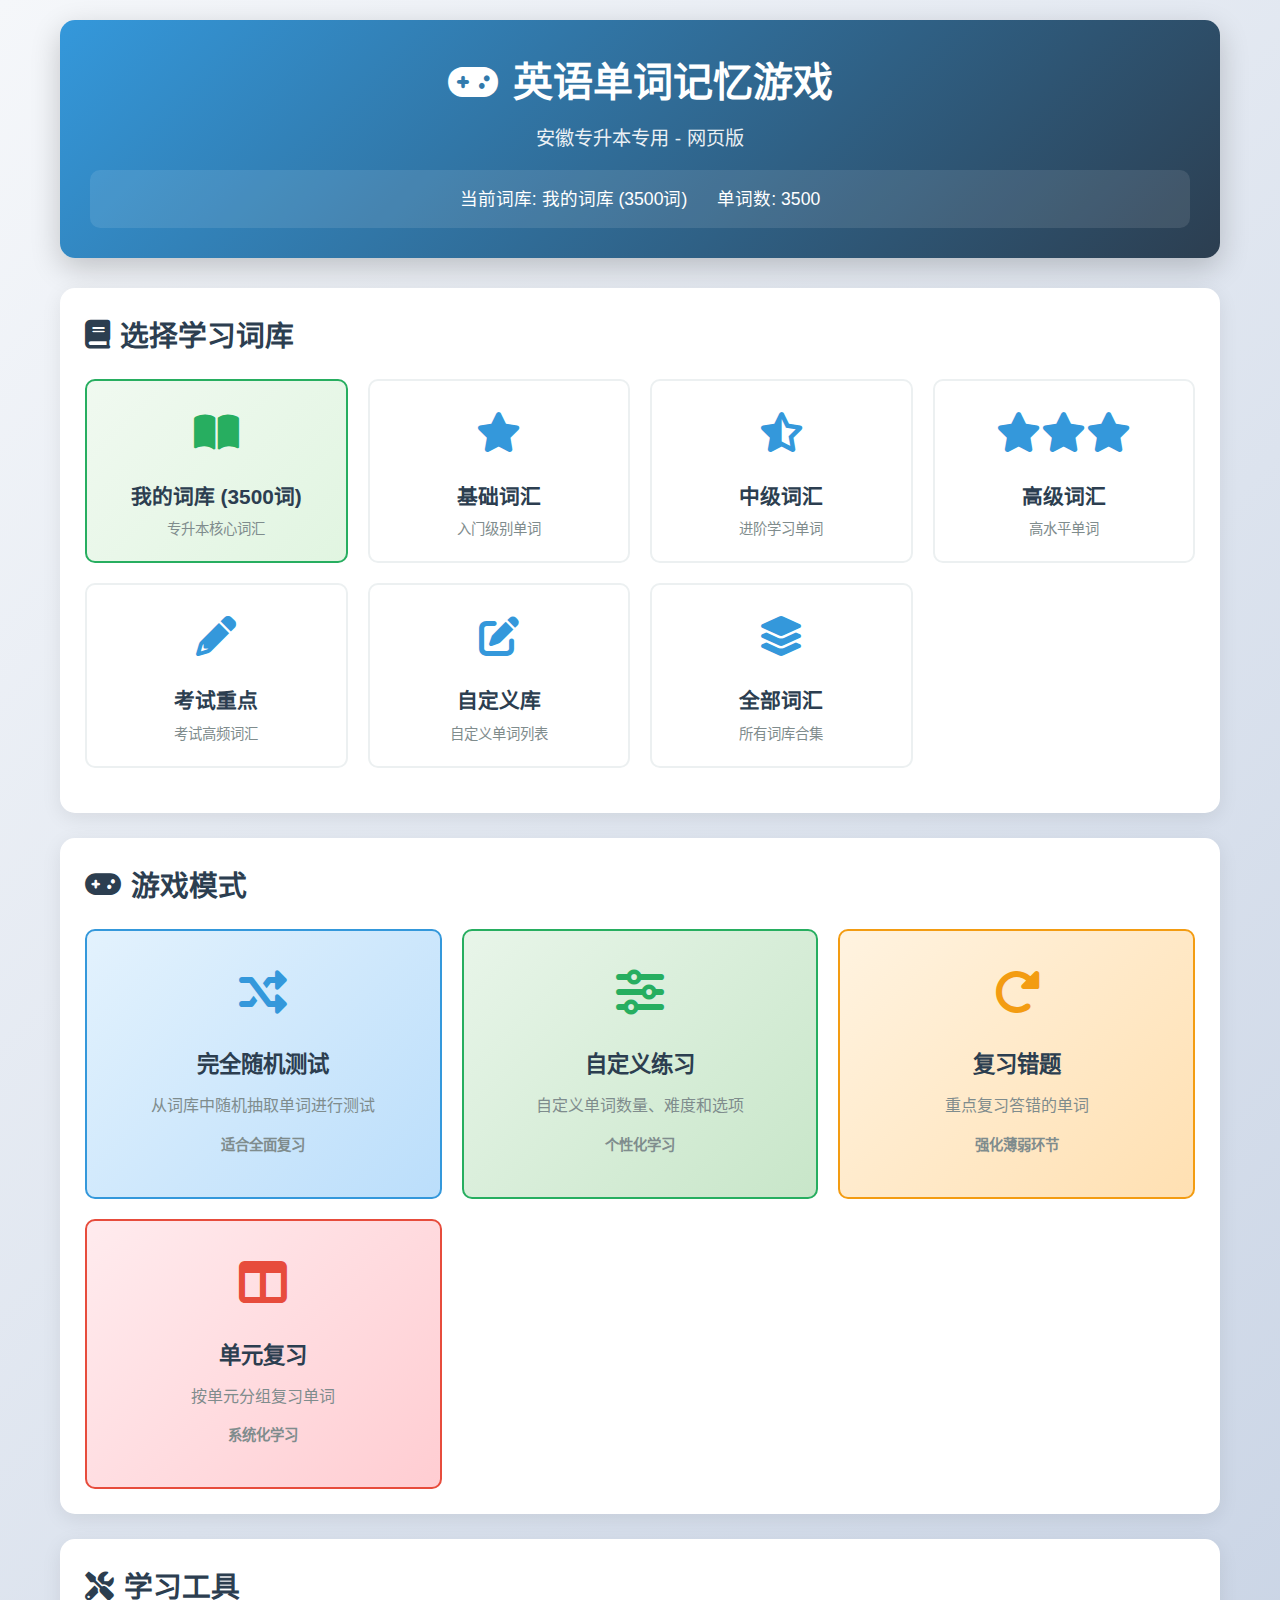
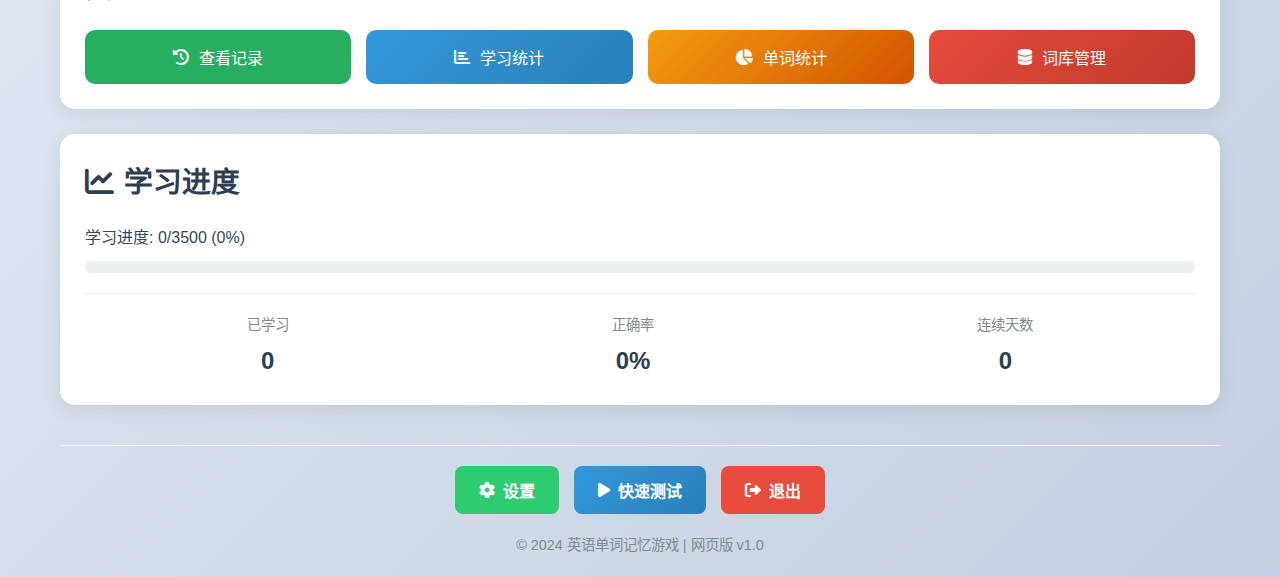
<file: index.html>
<!DOCTYPE html>
<html lang="zh-CN">
<head>
    <meta charset="UTF-8">
    <meta name="viewport" content="width=device-width, initial-scale=1.0">
    <title>英语单词记忆游戏 - 网页版</title>
    <link rel="stylesheet" href="style.css">
    <link rel="stylesheet" href="https://cdnjs.cloudflare.com/ajax/libs/font-awesome/6.0.0/css/all.min.css">
</head>
<body>
    <div class="container">
        <!-- 标题区 -->
        <header class="main-header">
            <div class="header-content">
                <h1><i class="fas fa-gamepad"></i> 英语单词记忆游戏</h1>
                <p class="subtitle">安徽专升本专用 - 网页版</p>
                <div class="current-bank">
                    <span id="currentBankDisplay">当前词库: 我的词库 (3500词)</span>
                    <span id="wordCountDisplay">单词数: 3500</span>
                </div>
            </div>
        </header>

        <main class="main-content">
            <!-- 词库选择区 -->
            <section class="card">
                <h2><i class="fas fa-book"></i> 选择学习词库</h2>
                <div class="bank-selection">
                    <div class="bank-grid">
                        <div class="bank-card active" data-bank="words.txt" onclick="selectBank('words.txt')">
                            <div class="bank-icon">
                                <i class="fas fa-book-open"></i>
                            </div>
                            <div class="bank-info">
                                <h3>我的词库 (3500词)</h3>
                                <p>专升本核心词汇</p>
                            </div>
                        </div>

                        <div class="bank-card" data-bank="words_basic.txt" onclick="selectBank('words_basic.txt')">
                            <div class="bank-icon">
                                <i class="fas fa-star"></i>
                            </div>
                            <div class="bank-info">
                                <h3>基础词汇</h3>
                                <p>入门级别单词</p>
                            </div>
                        </div>

                        <div class="bank-card" data-bank="words_intermediate.txt" onclick="selectBank('words_intermediate.txt')">
                            <div class="bank-icon">
                                <i class="fas fa-star-half-alt"></i>
                            </div>
                            <div class="bank-info">
                                <h3>中级词汇</h3>
                                <p>进阶学习单词</p>
                            </div>
                        </div>

                        <div class="bank-card" data-bank="words_advanced.txt" onclick="selectBank('words_advanced.txt')">
                            <div class="bank-icon">
                                <i class="fas fa-star"></i><i class="fas fa-star"></i><i class="fas fa-star"></i>
                            </div>
                            <div class="bank-info">
                                <h3>高级词汇</h3>
                                <p>高水平单词</p>
                            </div>
                        </div>

                        <div class="bank-card" data-bank="words_exam.txt" onclick="selectBank('words_exam.txt')">
                            <div class="bank-icon">
                                <i class="fas fa-pencil-alt"></i>
                            </div>
                            <div class="bank-info">
                                <h3>考试重点</h3>
                                <p>考试高频词汇</p>
                            </div>
                        </div>

                        <div class="bank-card" data-bank="words_custom.txt" onclick="selectBank('words_custom.txt')">
                            <div class="bank-icon">
                                <i class="fas fa-edit"></i>
                            </div>
                            <div class="bank-info">
                                <h3>自定义库</h3>
                                <p>自定义单词列表</p>
                            </div>
                        </div>

                        <div class="bank-card" data-bank="all" onclick="selectBank('all')">
                            <div class="bank-icon">
                                <i class="fas fa-layer-group"></i>
                            </div>
                            <div class="bank-info">
                                <h3>全部词汇</h3>
                                <p>所有词库合集</p>
                            </div>
                        </div>
                    </div>
                </div>
            </section>

            <!-- 游戏模式区 -->
            <section class="card">
                <h2><i class="fas fa-gamepad"></i> 游戏模式</h2>
                <div class="game-grid">
                    <div class="game-card primary" onclick="startRandomTest()">
                        <div class="game-icon">
                            <i class="fas fa-random"></i>
                        </div>
                        <h3>完全随机测试</h3>
                        <p>从词库中随机抽取单词进行测试</p>
                        <p class="game-tip">适合全面复习</p>
                    </div>

                    <div class="game-card success" onclick="showCustomPractice()">
                        <div class="game-icon">
                            <i class="fas fa-sliders-h"></i>
                        </div>
                        <h3>自定义练习</h3>
                        <p>自定义单词数量、难度和选项</p>
                        <p class="game-tip">个性化学习</p>
                    </div>

                    <div class="game-card warning" onclick="reviewWrongWords()">
                        <div class="game-icon">
                            <i class="fas fa-redo-alt"></i>
                        </div>
                        <h3>复习错题</h3>
                        <p>重点复习答错的单词</p>
                        <p class="game-tip">强化薄弱环节</p>
                    </div>

                    <div class="game-card danger" onclick="reviewByUnit()">
                        <div class="game-icon">
                            <i class="fas fa-columns"></i>
                        </div>
                        <h3>单元复习</h3>
                        <p>按单元分组复习单词</p>
                        <p class="game-tip">系统化学习</p>
                    </div>
                </div>
            </section>

            <!-- 学习工具区 -->
            <section class="card">
                <h2><i class="fas fa-tools"></i> 学习工具</h2>
                <div class="tools-grid">
                    <button class="tool-btn success" onclick="showRecords()">
                        <i class="fas fa-history"></i> 查看记录
                    </button>
                    <button class="tool-btn" onclick="showStatistics()">
                        <i class="fas fa-chart-bar"></i> 学习统计
                    </button>
                    <button class="tool-btn warning" onclick="showWordStats()">
                        <i class="fas fa-chart-pie"></i> 单词统计
                    </button>
                    <button class="tool-btn danger" onclick="manageWordBanks()">
                        <i class="fas fa-database"></i> 词库管理
                    </button>
                </div>
            </section>

            <!-- 学习进度 -->
            <section class="card">
                <h2><i class="fas fa-chart-line"></i> 学习进度</h2>
                <div class="progress-info">
                    <div>学习进度: <span id="progressText">0/3500 (0%)</span></div>
                    <div class="progress-bar">
                        <div class="progress-fill" id="progressFill"></div>
                    </div>
                    <div class="progress-stats">
                        <div class="stat-item">
                            <span class="stat-label">已学习</span>
                            <span class="stat-value" id="studiedCount">0</span>
                        </div>
                        <div class="stat-item">
                            <span class="stat-label">正确率</span>
                            <span class="stat-value" id="accuracyRate">0%</span>
                        </div>
                        <div class="stat-item">
                            <span class="stat-label">连续天数</span>
                            <span class="stat-value" id="streakDays">0</span>
                        </div>
                    </div>
                </div>
            </section>
        </main>

        <!-- 底部操作栏 -->
        <footer class="footer">
            <div class="footer-buttons">
                <button class="btn btn-secondary" onclick="showSettings()">
                    <i class="fas fa-cog"></i> 设置
                </button>
                <button class="btn btn-primary" onclick="startQuickTest()">
                    <i class="fas fa-play"></i> 快速测试
                </button>
                <button class="btn btn-danger" onclick="quitGame()">
                    <i class="fas fa-sign-out-alt"></i> 退出
                </button>
            </div>
            <p class="copyright">© 2024 英语单词记忆游戏 | 网页版 v1.0</p>
        </footer>
    </div>

    <!-- 游戏设置模态框 -->
    <div id="settingsModal" class="modal">
        <div class="modal-content">
            <h2><i class="fas fa-cog"></i> 游戏设置</h2>
            <div class="setting-item">
                <label>自动跳转延迟（秒）</label>
                <input type="range" id="autoDelay" min="0.5" max="3" step="0.1" value="1.5">
                <span id="delayValue">1.5秒</span>
            </div>
            <div class="setting-item">
                <label>
                    <input type="checkbox" id="soundEffects" checked>
                    启用音效
                </label>
            </div>
            <div class="setting-item">
                <label>
                    <input type="checkbox" id="showHints" checked>
                    显示提示
                </label>
            </div>
            <div class="setting-item">
                <label>
                    <input type="checkbox" id="difficultyAdjust" checked>
                    动态调整难度
                </label>
            </div>
            <div class="modal-buttons">
                <button class="btn btn-primary" onclick="saveSettings()">保存设置</button>
                <button class="btn btn-secondary" onclick="closeModal('settingsModal')">取消</button>
            </div>
        </div>
    </div>

     <!-- 脚本引用 -->
    <script src="data.js"></script>
    <script src="game.js"></script>
    <script>
        // 初始化
        document.addEventListener('DOMContentLoaded', function() {
            console.log('主页面初始化...');
            
            // 初始化数据
            if (typeof dataManager !== 'undefined') {
                dataManager.init();
                console.log('数据管理器初始化成功');
            } else {
                console.error('data.js 未加载成功');
            }
            
            // 初始化游戏引擎
            if (typeof wordGame !== 'undefined') {
                wordGame.init().then(() => {
                    console.log('游戏引擎初始化成功');
                }).catch(error => {
                    console.error('游戏引擎初始化失败:', error);
                });
            } else {
                console.error('game.js 未加载成功');
            }
            
            // 更新界面
            updateUI();
            
            // 设置事件监听
            setupEventListeners();
        });

        // 更新界面
        function updateUI() {
            updateProgress();
            updateBankInfo();
        }

        // 更新进度 - 修复获取 progress.percentage 的问题
        function updateProgress() {
            const progress = dataManager.getProgress();
            
            // 计算百分比
            const percentage = progress.total > 0 ? 
                ((progress.studied / progress.total) * 100).toFixed(1) : 0;
            
            document.getElementById('progressText').textContent = 
                `${progress.studied}/${progress.total} (${percentage}%)`;
            document.getElementById('progressFill').style.width = `${percentage}%`;
            
            document.getElementById('studiedCount').textContent = progress.studied;
            document.getElementById('accuracyRate').textContent = progress.accuracy + '%';
            document.getElementById('streakDays').textContent = progress.streak;
        }

        // 更新词库信息
        function updateBankInfo() {
            const currentBank = dataManager.getCurrentBank();
            document.getElementById('currentBankDisplay').textContent = 
                `当前词库: ${currentBank.name}`;
            document.getElementById('wordCountDisplay').textContent = 
                `单词数: ${currentBank.count}`;
        }

        // 选择词库
        function selectBank(bankFile) {
            // 更新选中状态
            document.querySelectorAll('.bank-card').forEach(card => {
                card.classList.remove('active');
            });
            event.currentTarget.classList.add('active');
            
            // 保存选择
            dataManager.setCurrentBank(bankFile);
            updateBankInfo();
        }

        // ========== 游戏功能（统一调用 game.js 引擎） ==========
        
        // 完全随机测试
        function startRandomTest() {
            console.log('开始完全随机测试');
            
            if (typeof wordGame !== 'undefined' && wordGame.startRandomTest) {
                // 调用游戏引擎
                wordGame.startRandomTest(20);
            } else {
                // 备用方案：跳转到游戏页面
                console.warn('游戏引擎未就绪，使用备用方案');
                window.location.href = 'game.html?mode=random&count=20';
            }
        }

        // 自定义练习
        function showCustomPractice() {
            const count = prompt('请输入测试单词数量 (10-100):', '20');
            if (count && count >= 10 && count <= 100) {
                if (typeof wordGame !== 'undefined' && wordGame.startCustomPractice) {
                    // 调用游戏引擎的自定义练习
                    const settings = {
                        wordCount: parseInt(count),
                        difficulty: 0, // 0表示所有难度
                        options: 4,
                        randomMode: true
                    };
                    wordGame.startCustomPractice(settings);
                } else {
                    // 备用方案
                    window.location.href = `game.html?mode=custom&count=${count}`;
                }
            }
        }

        // 复习错题
        function reviewWrongWords() {
            console.log('复习错题');
            
            if (typeof wordGame !== 'undefined' && wordGame.reviewWrongWords) {
                wordGame.reviewWrongWords();
            } else {
                // 备用方案
                if (confirm('确定要复习错题吗？')) {
                    window.location.href = 'game.html?mode=review';
                }
            }
        }

        // 单元复习
        function reviewByUnit() {
            const unit = prompt('请输入单元编号 (1-10):', '1');
            if (unit && unit >= 1 && unit <= 10) {
                if (typeof wordGame !== 'undefined' && wordGame.reviewByUnit) {
                    wordGame.reviewByUnit(parseInt(unit));
                } else {
                    // 备用方案
                    window.location.href = `game.html?mode=unit&unit=${unit}`;
                }
            }
        }

        // 显示记录
        function showRecords() {
            if (typeof wordGame !== 'undefined' && wordGame.showRecords) {
                wordGame.showRecords();
            } else {
                alert('游戏记录功能将在完整版中实现！\n当前显示示例记录。');
            }
        }

        // 显示统计
        function showStatistics() {
            if (typeof wordGame !== 'undefined' && wordGame.showStatistics) {
                wordGame.showStatistics();
            } else {
                alert('学习统计功能将在完整版中实现！');
            }
        }

        // 显示单词统计
        function showWordStats() {
            if (typeof wordGame !== 'undefined' && wordGame.showWordStats) {
                wordGame.showWordStats();
            } else {
                alert('单词统计功能将在完整版中实现！');
            }
        }

        // 词库管理
        function manageWordBanks() {
            window.open('converter.html', '_blank');
        }

        // 快速测试
        function startQuickTest() {
            console.log('开始快速测试');
            
            if (typeof wordGame !== 'undefined' && wordGame.startRandomTest) {
                wordGame.startRandomTest(10);
            } else {
                window.location.href = 'game.html?mode=quick&count=10';
            }
        }

        // ========== 设置相关（保持不变） ==========
        
        function showSettings() {
            document.getElementById('settingsModal').style.display = 'block';
            loadSettings();
        }

        function closeModal(modalId) {
            document.getElementById(modalId).style.display = 'none';
        }

        function loadSettings() {
            const config = dataManager.getConfig();
            document.getElementById('autoDelay').value = config.autoDelay;
            document.getElementById('delayValue').textContent = config.autoDelay + '秒';
            document.getElementById('soundEffects').checked = config.soundEffects;
            document.getElementById('showHints').checked = config.showHints;
            document.getElementById('difficultyAdjust').checked = config.difficultyAdjust;
        }

        function saveSettings() {
            const config = {
                autoDelay: parseFloat(document.getElementById('autoDelay').value),
                soundEffects: document.getElementById('soundEffects').checked,
                showHints: document.getElementById('showHints').checked,
                difficultyAdjust: document.getElementById('difficultyAdjust').checked
            };
            
            dataManager.saveConfig(config);
            alert('设置已保存！');
            closeModal('settingsModal');
        }

        function quitGame() {
            if (confirm('确定要退出游戏吗？\n您的学习进度会自动保存。')) {
                dataManager.saveAll();
                alert('感谢使用英语单词记忆游戏！\n祝您学习进步，考试顺利！');
            }
        }

        // 事件监听
        function setupEventListeners() {
            // 设置滑块
            const delaySlider = document.getElementById('autoDelay');
            const delayValue = document.getElementById('delayValue');
            if (delaySlider && delayValue) {
                delaySlider.addEventListener('input', function() {
                    delayValue.textContent = this.value + '秒';
                });
            }
            
            // 点击外部关闭模态框
            window.onclick = function(event) {
                if (event.target.classList.contains('modal')) {
                    event.target.style.display = 'none';
                }
            }
        }
        
        // ========== 全局错误处理 ==========
        window.addEventListener('error', function(event) {
            console.error('页面发生错误:', event.error);
        });

    </script>
</body>
</html>
</file>
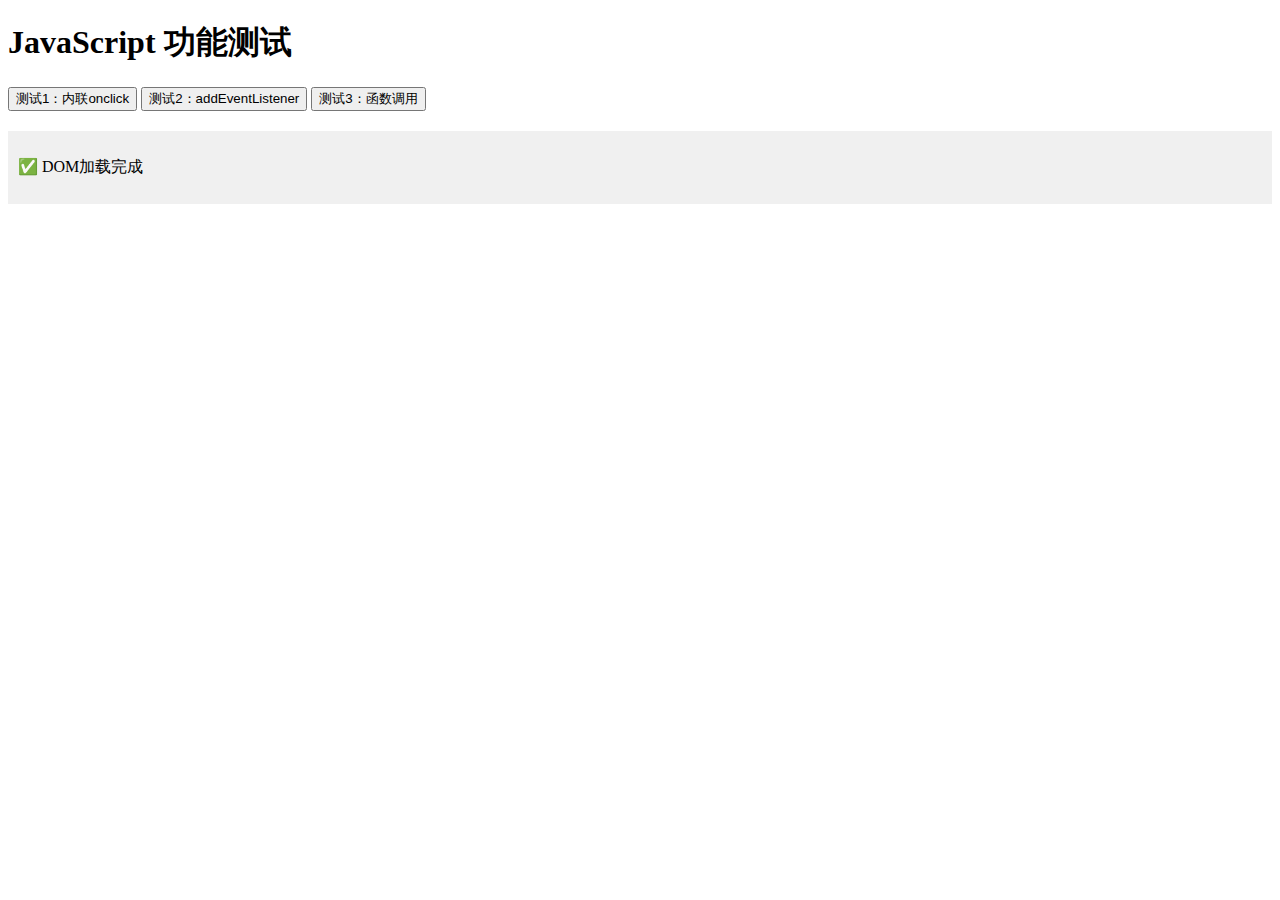
<file: debug.html>
<!DOCTYPE html>
<html>
<head>
    <title>JavaScript 诊断</title>
</head>
<body>
    <h1>JavaScript 功能测试</h1>
    
    <button onclick="alert('内联onclick测试')">测试1：内联onclick</button>
    <button id="test2">测试2：addEventListener</button>
    <button onclick="testFunction()">测试3：函数调用</button>
    
    <div id="output" style="margin-top:20px; padding:10px; background:#f0f0f0;"></div>
    
    <script>
        // 测试 addEventListener
        document.getElementById('test2').addEventListener('click', function() {
            alert('addEventListener 正常工作');
        });
        
        // 测试函数调用
        function testFunction() {
            alert('JavaScript 函数调用正常');
        }
        
        // 基础测试
        document.addEventListener('DOMContentLoaded', function() {
            document.getElementById('output').innerHTML += '<p>✅ DOM加载完成</p>';
            console.log('Debug page: DOM loaded');
        });
        
        // 测试是否能访问外部文件
        try {
            // 测试 data.js 是否加载
            if (typeof dataManager !== 'undefined') {
                document.getElementById('output').innerHTML += '<p>✅ data.js 已加载</p>';
            }
        } catch (e) {
            document.getElementById('output').innerHTML += '<p>❌ data.js 未加载: ' + e.message + '</p>';
        }
        
        console.log('=== 诊断信息 ===');
        console.log('浏览器:', navigator.userAgent);
        console.log('页面URL:', window.location.href);
    </script>
</body>
</html>
</file>
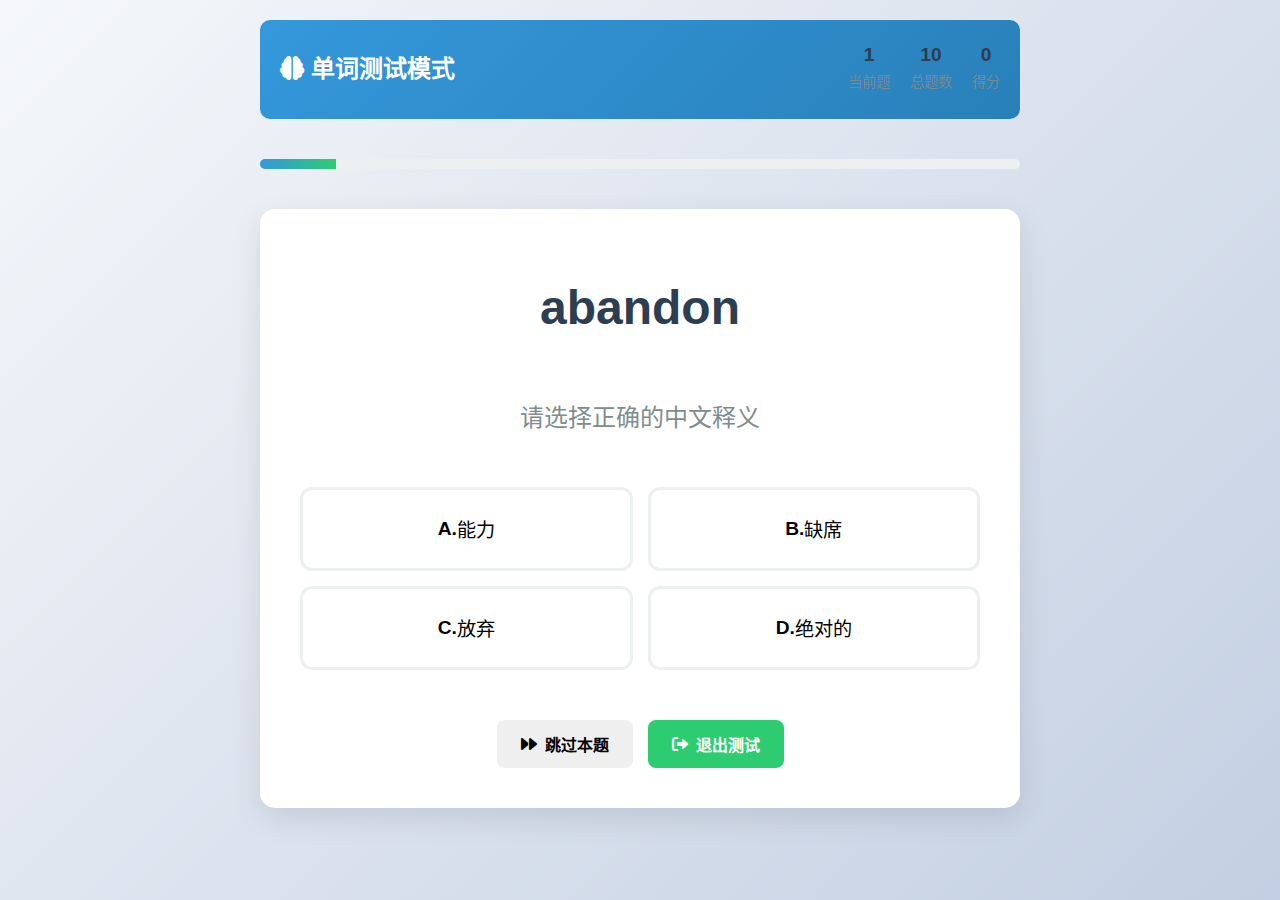
<file: game.html>
<!DOCTYPE html>
<html lang="zh-CN">
<head>
    <meta charset="UTF-8">
    <meta name="viewport" content="width=device-width, initial-scale=1.0">
    <title>单词测试 - 英语单词记忆游戏</title>
    <link rel="stylesheet" href="style.css">
    <link rel="stylesheet" href="https://cdnjs.cloudflare.com/ajax/libs/font-awesome/6.0.0/css/all.min.css">
    <style>
        /* 游戏页面专用样式 */
        .game-container {
            max-width: 800px;
            margin: 0 auto;
            padding: 20px;
            min-height: 100vh;
            display: flex;
            flex-direction: column;
        }

        .game-header {
            display: flex;
            justify-content: space-between;
            align-items: center;
            padding: 20px;
            background: linear-gradient(135deg, #3498db 0%, #2980b9 100%);
            color: white;
            border-radius: 10px;
            margin-bottom: 20px;
        }

        .game-title {
            font-size: 1.5rem;
            font-weight: bold;
        }

        .game-stats {
            display: flex;
            gap: 20px;
        }

        .stat-item {
            text-align: center;
        }

        .stat-value {
            font-size: 1.2rem;
            font-weight: bold;
            display: block;
        }

        .stat-label {
            font-size: 0.9rem;
            opacity: 0.9;
        }

        .word-display {
            background: white;
            border-radius: 15px;
            padding: 40px;
            text-align: center;
            margin: 20px 0;
            box-shadow: 0 10px 30px rgba(0,0,0,0.1);
            flex: 1;
            display: flex;
            flex-direction: column;
            justify-content: center;
        }

        .word-english {
            font-size: 3rem;
            font-weight: bold;
            color: #2c3e50;
            margin-bottom: 30px;
            min-height: 120px;
            display: flex;
            align-items: center;
            justify-content: center;
        }

        .word-meaning {
            font-size: 1.5rem;
            color: #7f8c8d;
            margin-bottom: 20px;
        }

        .options-grid {
            display: grid;
            grid-template-columns: repeat(2, 1fr);
            gap: 15px;
            margin: 30px 0;
        }

        @media (max-width: 768px) {
            .options-grid {
                grid-template-columns: 1fr;
            }
            .word-english {
                font-size: 2.5rem;
            }
        }

        .option-btn {
            padding: 25px 20px;
            background: white;
            border: 3px solid #ecf0f1;
            border-radius: 12px;
            font-size: 1.2rem;
            cursor: pointer;
            transition: all 0.3s ease;
            text-align: center;
            min-height: 80px;
            display: flex;
            align-items: center;
            justify-content: center;
        }

        .option-btn:hover {
            border-color: #3498db;
            transform: translateY(-3px);
            box-shadow: 0 5px 15px rgba(52, 152, 219, 0.2);
        }

        .option-btn.correct {
            background: linear-gradient(135deg, #d4edda 0%, #c3e6cb 100%);
            border-color: #27ae60;
            color: #155724;
            animation: pulse 0.5s ease;
        }

        .option-btn.wrong {
            background: linear-gradient(135deg, #f8d7da 0%, #f5c6cb 100%);
            border-color: #e74c3c;
            color: #721c24;
            animation: shake 0.5s ease;
        }

        .game-controls {
            display: flex;
            gap: 15px;
            justify-content: center;
            margin-top: 20px;
        }

        .feedback-message {
            text-align: center;
            padding: 15px;
            margin: 20px 0;
            border-radius: 10px;
            font-size: 1.1rem;
            font-weight: bold;
            animation: fadeIn 0.3s ease;
        }

        .feedback-correct {
            background: #d4edda;
            color: #155724;
            border: 2px solid #c3e6cb;
        }

        .feedback-wrong {
            background: #f8d7da;
            color: #721c24;
            border: 2px solid #f5c6cb;
        }

        .progress-bar-container {
            margin: 20px 0;
            background: #ecf0f1;
            border-radius: 10px;
            height: 10px;
            overflow: hidden;
        }

        .progress-bar-fill {
            height: 100%;
            background: linear-gradient(90deg, #3498db 0%, #2ecc71 100%);
            width: 0%;
            transition: width 0.5s ease;
        }

        @keyframes pulse {
            0%, 100% { transform: scale(1); }
            50% { transform: scale(1.05); }
        }

        @keyframes shake {
            0%, 100% { transform: translateX(0); }
            25% { transform: translateX(-5px); }
            75% { transform: translateX(5px); }
        }

        @keyframes fadeIn {
            from { opacity: 0; transform: translateY(-10px); }
            to { opacity: 1; transform: translateY(0); }
        }

        .result-screen {
            text-align: center;
            padding: 40px;
            background: white;
            border-radius: 15px;
            box-shadow: 0 10px 30px rgba(0,0,0,0.1);
            margin-top: 20px;
        }

        .result-score {
            font-size: 3rem;
            font-weight: bold;
            color: #3498db;
            margin: 20px 0;
        }

        .result-stats {
            display: grid;
            grid-template-columns: repeat(3, 1fr);
            gap: 20px;
            margin: 30px 0;
        }

        .result-stat {
            text-align: center;
            padding: 20px;
            background: #f8f9fa;
            border-radius: 10px;
        }

        .result-value {
            font-size: 2rem;
            font-weight: bold;
            color: #2c3e50;
            display: block;
        }

        .result-label {
            color: #7f8c8d;
            margin-top: 5px;
            display: block;
        }
    </style>
</head>
<body>
    <div class="game-container">
        <!-- 游戏头部 -->
        <div class="game-header">
            <div class="game-title">
                <i class="fas fa-brain"></i> 单词测试模式
            </div>
            <div class="game-stats">
                <div class="stat-item">
                    <span class="stat-value" id="currentQuestion">1</span>
                    <span class="stat-label">当前题</span>
                </div>
                <div class="stat-item">
                    <span class="stat-value" id="totalQuestions">10</span>
                    <span class="stat-label">总题数</span>
                </div>
                <div class="stat-item">
                    <span class="stat-value" id="gameScore">0</span>
                    <span class="stat-label">得分</span>
                </div>
            </div>
        </div>

        <!-- 进度条 -->
        <div class="progress-bar-container">
            <div class="progress-bar-fill" id="progressBar"></div>
        </div>

        <!-- 问题显示区域 -->
        <div id="questionArea">
            <div class="word-display">
                <div class="word-english" id="wordEnglish">Loading...</div>
                <div class="word-meaning" id="wordHint">请选择正确的中文释义</div>
                
                <div class="options-grid" id="optionsGrid">
                    <!-- 选项将动态生成 -->
                </div>

                <div id="feedbackArea"></div>

                <div class="game-controls">
                    <button class="btn btn-warning" onclick="skipQuestion()">
                        <i class="fas fa-forward"></i> 跳过本题
                    </button>
                    <button class="btn btn-secondary" onclick="exitGame()">
                        <i class="fas fa-sign-out-alt"></i> 退出测试
                    </button>
                </div>
            </div>
        </div>

        <!-- 结果显示区域 (初始隐藏) -->
        <div id="resultArea" style="display: none;">
            <div class="result-screen">
                <h2><i class="fas fa-trophy"></i> 测试完成！</h2>
                <div class="result-score" id="finalScore">0</div>
                
                <div class="result-stats">
                    <div class="result-stat">
                        <span class="result-value" id="resultCorrect">0</span>
                        <span class="result-label">正确题数</span>
                    </div>
                    <div class="result-stat">
                        <span class="result-value" id="resultAccuracy">0%</span>
                        <span class="result-label">正确率</span>
                    </div>
                    <div class="result-stat">
                        <span class="result-value" id="resultTime">0s</span>
                        <span class="result-label">用时</span>
                    </div>
                </div>

                <div style="margin: 30px 0;">
                    <div id="resultMessage" style="font-size: 1.2rem; margin-bottom: 20px;">
                        结果评语加载中...
                    </div>
                </div>

                <div class="game-controls">
                    <button class="btn btn-primary" onclick="restartGame()">
                        <i class="fas fa-redo"></i> 再测一次
                    </button>
                    <button class="btn btn-success" onclick="backToMain()">
                        <i class="fas fa-home"></i> 返回主页
                    </button>
                    <button class="btn btn-info" onclick="reviewWrong()">
                        <i class="fas fa-redo-alt"></i> 复习错题
                    </button>
                </div>
            </div>
        </div>
    </div>

    <!-- 脚本引用 -->
    <script src="data.js"></script>
    <script src="game.js"></script>
    <script>
        // 游戏状态
        let gameState = {
            currentIndex: 0,
            totalQuestions: 10,
            score: 0,
            correctAnswers: 0,
            startTime: null,
            currentWord: null,
            currentOptions: [],
            correctAnswer: '',
            isAnswered: false,
            selectedAnswer: null
        };

        // 初始化游戏
        function initGame() {
            console.log('游戏页面初始化');
            
            // 从URL获取参数
            const urlParams = new URLSearchParams(window.location.search);
            const mode = urlParams.get('mode') || 'random';
            const count = parseInt(urlParams.get('count')) || 10;
            
            // 设置游戏参数
            gameState.totalQuestions = count;
            gameState.startTime = Date.now();
            
            // 更新界面
            document.getElementById('totalQuestions').textContent = gameState.totalQuestions;
            updateProgress();
            
            // 开始第一题
            loadQuestion();
        }

        // 加载问题
        function loadQuestion() {
            if (gameState.currentIndex >= gameState.totalQuestions) {
                endGame();
                return;
            }
            
            gameState.isAnswered = false;
            gameState.selectedAnswer = null;
            
            // 显示问题区域，隐藏结果区域
            document.getElementById('questionArea').style.display = 'block';
            document.getElementById('resultArea').style.display = 'none';
            
            // 模拟获取单词数据（实际应该从游戏引擎获取）
            const sampleWords = [
                { english: 'abandon', chinese: '放弃' },
                { english: 'ability', chinese: '能力' },
                { english: 'about', chinese: '关于' },
                { english: 'above', chinese: '在...上面' },
                { english: 'abroad', chinese: '国外' },
                { english: 'absence', chinese: '缺席' },
                { english: 'absolute', chinese: '绝对的' },
                { english: 'absorb', chinese: '吸收' },
                { english: 'academic', chinese: '学术的' },
                { english: 'accelerate', chinese: '加速' }
            ];
            
            const sampleMeanings = [
                '能力', '放弃', '学术的', '加速',
                '关于', '国外', '缺席', '绝对的',
                '吸收', '在...上面'
            ];
            
            // 随机选择一个单词
            const randomIndex = Math.floor(Math.random() * sampleWords.length);
            gameState.currentWord = sampleWords[randomIndex];
            gameState.correctAnswer = gameState.currentWord.chinese;
            
            // 生成选项（1个正确 + 3个随机错误）
            gameState.currentOptions = [gameState.correctAnswer];
            while (gameState.currentOptions.length < 4) {
                const randomMeaning = sampleMeanings[Math.floor(Math.random() * sampleMeanings.length)];
                if (!gameState.currentOptions.includes(randomMeaning)) {
                    gameState.currentOptions.push(randomMeaning);
                }
            }
            
            // 打乱选项顺序
            gameState.currentOptions = shuffleArray(gameState.currentOptions);
            
            // 更新界面
            updateQuestionDisplay();
            updateProgress();
        }

        // 更新问题显示
        function updateQuestionDisplay() {
            // 更新单词和题号
            document.getElementById('wordEnglish').textContent = gameState.currentWord.english;
            document.getElementById('currentQuestion').textContent = gameState.currentIndex + 1;
            document.getElementById('gameScore').textContent = gameState.score;
            
            // 清空反馈区域
            document.getElementById('feedbackArea').innerHTML = '';
            
            // 生成选项按钮
            const optionsGrid = document.getElementById('optionsGrid');
            optionsGrid.innerHTML = '';
            
            const letters = ['A', 'B', 'C', 'D'];
            gameState.currentOptions.forEach((option, index) => {
                const button = document.createElement('button');
                button.className = 'option-btn';
                button.innerHTML = `<strong>${letters[index]}.</strong> ${option}`;
                button.onclick = () => selectAnswer(option, button);
                optionsGrid.appendChild(button);
            });
        }

        // 选择答案
        function selectAnswer(answer, button) {
            if (gameState.isAnswered) return;
            
            gameState.isAnswered = true;
            gameState.selectedAnswer = answer;
            
            const isCorrect = answer === gameState.correctAnswer;
            
            // 禁用所有选项按钮
            document.querySelectorAll('.option-btn').forEach(btn => {
                btn.disabled = true;
                btn.style.cursor = 'not-allowed';
            });
            
            // 高亮显示正确答案和错误答案
            document.querySelectorAll('.option-btn').forEach(btn => {
                const btnText = btn.textContent.replace(/^[A-D]\.\s*/, '');
                if (btnText === gameState.correctAnswer) {
                    btn.classList.add('correct');
                } else if (btn === button && !isCorrect) {
                    btn.classList.add('wrong');
                }
            });
            
            // 显示反馈
            showFeedback(isCorrect);
            
            // 更新分数和计数
            if (isCorrect) {
                gameState.score += 10;
                gameState.correctAnswers++;
                if (typeof wordGame !== 'undefined') {
                    wordGame.checkAnswer(answer);
                }
            } else {
                gameState.score = Math.max(0, gameState.score - 3);
            }
            
            // 更新分数显示
            document.getElementById('gameScore').textContent = gameState.score;
            
            // 自动进入下一题
            setTimeout(() => {
                gameState.currentIndex++;
                loadQuestion();
            }, 1500); // 1.5秒后自动下一题
        }

        // 显示反馈
        function showFeedback(isCorrect) {
            const feedbackArea = document.getElementById('feedbackArea');
            const message = isCorrect 
                ? '🎉 回答正确！' 
                : `😅 回答错误！正确答案是：${gameState.correctAnswer}`;
            const className = isCorrect ? 'feedback-correct' : 'feedback-wrong';
            
            feedbackArea.innerHTML = `
                <div class="feedback-message ${className}">
                    ${message}
                </div>
            `;
        }

        // 更新进度
        function updateProgress() {
            const progress = ((gameState.currentIndex + 1) / gameState.totalQuestions) * 100;
            document.getElementById('progressBar').style.width = `${progress}%`;
        }

        // 跳过本题
        function skipQuestion() {
            if (gameState.isAnswered) return;
            
            gameState.isAnswered = true;
            gameState.currentIndex++;
            
            // 显示跳过提示
            const feedbackArea = document.getElementById('feedbackArea');
            feedbackArea.innerHTML = `
                <div class="feedback-message" style="background: #f8f9fa; color: #6c757d;">
                    ⏭️ 已跳过本题
                </div>
            `;
            
            // 延迟加载下一题
            setTimeout(() => loadQuestion(), 800);
        }

        // 结束游戏
        function endGame() {
            const timeTaken = Math.floor((Date.now() - gameState.startTime) / 1000);
            const accuracy = (gameState.correctAnswers / gameState.totalQuestions * 100).toFixed(1);
            
            // 隐藏问题区域，显示结果区域
            document.getElementById('questionArea').style.display = 'none';
            document.getElementById('resultArea').style.display = 'block';
            
            // 更新结果统计
            document.getElementById('finalScore').textContent = gameState.score;
            document.getElementById('resultCorrect').textContent = `${gameState.correctAnswers}/${gameState.totalQuestions}`;
            document.getElementById('resultAccuracy').textContent = `${accuracy}%`;
            document.getElementById('resultTime').textContent = `${timeTaken}秒`;
            
            // 显示评语
            const messageArea = document.getElementById('resultMessage');
            let message = '';
            let emoji = '';
            
            if (accuracy >= 90) {
                message = '🎖️ 优秀！你的单词掌握得非常扎实！';
                emoji = '🏆';
            } else if (accuracy >= 80) {
                message = '🌟 良好！继续保持这个学习状态！';
                emoji = '⭐';
            } else if (accuracy >= 70) {
                message = '📚 中等！再多练习几次会更好！';
                emoji = '💪';
            } else if (accuracy >= 60) {
                message = '✏️ 及格！建议加强薄弱单词的复习！';
                emoji = '🔍';
            } else {
                message = '📖 需要加油！从基础单词开始巩固吧！';
                emoji = '🚀';
            }
            
            messageArea.innerHTML = `${emoji} ${message}`;
            
            // 保存游戏记录
            if (typeof dataManager !== 'undefined') {
                const record = {
                    mode: 'random',
                    score: gameState.score,
                    correct: gameState.correctAnswers,
                    total: gameState.totalQuestions,
                    accuracy: parseFloat(accuracy),
                    time: timeTaken,
                    date: new Date().toLocaleString('zh-CN')
                };
                dataManager.saveGameRecord(record);
            }
        }

        // 重新开始
        function restartGame() {
            gameState = {
                currentIndex: 0,
                totalQuestions: 10,
                score: 0,
                correctAnswers: 0,
                startTime: Date.now(),
                currentWord: null,
                currentOptions: [],
                correctAnswer: '',
                isAnswered: false,
                selectedAnswer: null
            };
            
            document.getElementById('gameScore').textContent = '0';
            initGame();
        }

        // 返回主页
        function backToMain() {
            window.location.href = 'index.html';
        }

        // 复习错题
        function reviewWrong() {
            alert('复习错题功能将在完整版中实现！');
        }

        // 退出游戏
        function exitGame() {
            if (confirm('确定要退出测试吗？当前进度将丢失。')) {
                backToMain();
            }
        }

        // 工具函数：打乱数组
        function shuffleArray(array) {
            const shuffled = [...array];
            for (let i = shuffled.length - 1; i > 0; i--) {
                const j = Math.floor(Math.random() * (i + 1));
                [shuffled[i], shuffled[j]] = [shuffled[j], shuffled[i]];
            }
            return shuffled;
        }

        // 页面加载时初始化
        document.addEventListener('DOMContentLoaded', initGame);
        
     // 导出全局函数供主页面调用
window.startGameTest = function(mode = 'random', count = 10) {
    window.location.href = `game.html?mode=${mode}&count=${count}`;
};

// 完全随机测试
window.startRandomTest = function(count = 20) {
    if (!count || count < 5) count = 20;
    window.location.href = `game.html?mode=random&count=${count}`;
};

// 自定义练习
window.showCustomPractice = function() {
    const count = prompt('请输入测试单词数量 (10-50):', '20');
    if (count && count >= 10 && count <= 50) {
        window.location.href = `game.html?mode=custom&count=${count}`;
    }
};

// 复习错题
window.reviewWrongWords = function() {
    if (confirm('确定要复习错题吗？')) {
        window.location.href = 'game.html?mode=review';
    }
};

// 单元复习
window.reviewByUnit = function() {
    const unit = prompt('请输入单元编号 (1-10):', '1');
    if (unit && unit >= 1 && unit <= 10) {
        window.location.href = `game.html?mode=unit&unit=${unit}`;
    }
};

// 快速测试
window.startQuickTest = function() {
    window.location.href = 'game.html?mode=quick&count=10';
};

// 显示记录
window.showRecords = function() {
    alert('游戏记录功能将在完整版中实现！\n当前显示示例记录。');
    // 这里可以调用 wordGame.showRecords() 如果已实现
    if (typeof wordGame !== 'undefined' && wordGame.showRecords) {
        wordGame.showRecords();
    }
};

// 显示统计
window.showStatistics = function() {
    alert('学习统计功能将在完整版中实现！');
    if (typeof wordGame !== 'undefined' && wordGame.showStatistics) {
        wordGame.showStatistics();
    }
};

// 显示单词统计
window.showWordStats = function() {
    alert('单词统计功能将在完整版中实现！');
    if (typeof wordGame !== 'undefined' && wordGame.showWordStats) {
        wordGame.showWordStats();
    }
};
    </script>
</body>
</html>
</file>
<file: style.css>
/* style.css - 英语单词记忆游戏全局样式 */

:root {
    /* 颜色变量 */
    --primary: #3498db;
    --secondary: #2ecc71;
    --danger: #e74c3c;
    --warning: #f39c12;
    --info: #9b59b6;
    --light: #ecf0f1;
    --dark: #2c3e50;
    --success: #27ae60;
    --bg: #f5f7fa;
    --text: #34495e;
}

/* 重置和基础样式 */
* {
    margin: 0;
    padding: 0;
    box-sizing: border-box;
}

body {
    font-family: 'Microsoft YaHei', 'Segoe UI', sans-serif;
    background: linear-gradient(135deg, var(--bg) 0%, #c3cfe2 100%);
    color: var(--text);
    line-height: 1.6;
    min-height: 100vh;
}

.container {
    max-width: 1200px;
    margin: 0 auto;
    padding: 20px;
}

/* 头部样式 */
.main-header {
    background: linear-gradient(135deg, var(--primary) 0%, var(--dark) 100%);
    color: white;
    padding: 30px;
    border-radius: 15px;
    text-align: center;
    margin-bottom: 30px;
    box-shadow: 0 10px 30px rgba(0,0,0,0.2);
}

.header-content h1 {
    font-size: 2.5rem;
    margin-bottom: 10px;
    display: flex;
    align-items: center;
    justify-content: center;
    gap: 15px;
}

.subtitle {
    font-size: 1.2rem;
    opacity: 0.9;
    margin-bottom: 15px;
}

.current-bank {
    display: flex;
    justify-content: center;
    gap: 30px;
    font-size: 1.1rem;
    background: rgba(255,255,255,0.1);
    padding: 15px;
    border-radius: 10px;
    margin-top: 15px;
}

/* 卡片样式 */
.card {
    background: white;
    border-radius: 15px;
    padding: 25px;
    margin-bottom: 25px;
    box-shadow: 0 5px 20px rgba(0,0,0,0.08);
}

h2 {
    color: var(--dark);
    margin-bottom: 20px;
    display: flex;
    align-items: center;
    gap: 10px;
    font-size: 1.8rem;
}

/* 词库选择网格 */
.bank-grid {
    display: grid;
    grid-template-columns: repeat(auto-fit, minmax(250px, 1fr));
    gap: 20px;
    margin-bottom: 20px;
}

.bank-card {
    border: 2px solid var(--light);
    border-radius: 10px;
    padding: 20px;
    cursor: pointer;
    transition: all 0.3s ease;
    position: relative;
}

.bank-card:hover {
    border-color: var(--primary);
    transform: translateY(-5px);
    box-shadow: 0 5px 15px rgba(52, 152, 219, 0.2);
}

.bank-card.active {
    border-color: var(--success);
    background: linear-gradient(135deg, #f0f9f0 0%, #e1f5e1 100%);
}

.bank-icon {
    font-size: 2.5rem;
    color: var(--primary);
    margin-bottom: 15px;
    text-align: center;
}

.bank-card.active .bank-icon {
    color: var(--success);
}

.bank-info h3 {
    font-size: 1.3rem;
    color: var(--dark);
    margin-bottom: 5px;
    text-align: center;
}

.bank-info p {
    color: #7f8c8d;
    font-size: 0.9rem;
    text-align: center;
}

/* 游戏模式网格 */
.game-grid {
    display: grid;
    grid-template-columns: repeat(auto-fit, minmax(280px, 1fr));
    gap: 20px;
}

.game-card {
    background: white;
    border-radius: 10px;
    padding: 25px;
    text-align: center;
    cursor: pointer;
    transition: all 0.3s ease;
    border: 2px solid transparent;
}

.game-card:hover {
    transform: translateY(-5px);
    box-shadow: 0 10px 25px rgba(0,0,0,0.1);
}

.game-card.primary {
    border-color: var(--primary);
    background: linear-gradient(135deg, #e3f2fd 0%, #bbdefb 100%);
}

.game-card.success {
    border-color: var(--success);
    background: linear-gradient(135deg, #e8f5e9 0%, #c8e6c9 100%);
}

.game-card.warning {
    border-color: var(--warning);
    background: linear-gradient(135deg, #fff3e0 0%, #ffe0b2 100%);
}

.game-card.danger {
    border-color: var(--danger);
    background: linear-gradient(135deg, #ffebee 0%, #ffcdd2 100%);
}

.game-icon {
    font-size: 3rem;
    margin-bottom: 15px;
}

.game-card.primary .game-icon { color: var(--primary); }
.game-card.success .game-icon { color: var(--success); }
.game-card.warning .game-icon { color: var(--warning); }
.game-card.danger .game-icon { color: var(--danger); }

.game-card h3 {
    font-size: 1.4rem;
    margin-bottom: 10px;
    color: var(--dark);
}

.game-card p {
    color: #7f8c8d;
    margin-bottom: 15px;
}

.game-tip {
    font-size: 0.9rem;
    color: var(--info);
    font-weight: bold;
}

/* 工具区 */
.tools-grid {
    display: grid;
    grid-template-columns: repeat(auto-fit, minmax(200px, 1fr));
    gap: 15px;
}

.tool-btn {
    background: linear-gradient(135deg, var(--primary) 0%, #2980b9 100%);
    color: white;
    border: none;
    padding: 15px;
    border-radius: 10px;
    cursor: pointer;
    font-size: 1rem;
    transition: all 0.3s ease;
    display: flex;
    align-items: center;
    justify-content: center;
    gap: 10px;
}

.tool-btn:hover {
    transform: translateY(-3px);
    box-shadow: 0 5px 15px rgba(52, 152, 219, 0.3);
}

.tool-btn.success {
    background: linear-gradient(135deg, var(--success) 0%, #27ae60 100%);
}

.tool-btn.warning {
    background: linear-gradient(135deg, var(--warning) 0%, #d35400 100%);
}

.tool-btn.danger {
    background: linear-gradient(135deg, var(--danger) 0%, #c0392b 100%);
}

/* 进度条 */
.progress-info {
    margin-top: 20px;
}

.progress-bar {
    height: 12px;
    background: var(--light);
    border-radius: 6px;
    margin: 10px 0;
    overflow: hidden;
}

.progress-fill {
    height: 100%;
    background: linear-gradient(90deg, var(--success) 0%, var(--secondary) 100%);
    width: 0%;
    transition: width 0.5s ease;
    border-radius: 6px;
}

.progress-stats {
    display: flex;
    justify-content: space-around;
    margin-top: 20px;
    padding-top: 20px;
    border-top: 1px solid var(--light);
}

.stat-item {
    text-align: center;
}

.stat-label {
    display: block;
    color: #7f8c8d;
    font-size: 0.9rem;
    margin-bottom: 5px;
}

.stat-value {
    display: block;
    font-size: 1.5rem;
    font-weight: bold;
    color: var(--dark);
}

/* 按钮样式 */
.btn {
    padding: 12px 24px;
    border: none;
    border-radius: 8px;
    font-size: 16px;
    font-weight: 600;
    cursor: pointer;
    transition: all 0.3s ease;
    display: inline-flex;
    align-items: center;
    justify-content: center;
    gap: 8px;
}

.btn-primary {
    background: linear-gradient(135deg, var(--primary) 0%, #2980b9 100%);
    color: white;
}

.btn-primary:hover {
    transform: translateY(-2px);
    box-shadow: 0 5px 15px rgba(52, 152, 219, 0.3);
}

.btn-secondary {
    background: var(--secondary);
    color: white;
}

.btn-danger {
    background: var(--danger);
    color: white;
}

.btn:hover {
    opacity: 0.9;
    transform: translateY(-2px);
}

/* 底部样式 */
.footer {
    text-align: center;
    margin-top: 40px;
    padding-top: 20px;
    border-top: 1px solid var(--light);
}

.footer-buttons {
    display: flex;
    justify-content: center;
    gap: 15px;
    margin-bottom: 20px;
}

.copyright {
    color: #7f8c8d;
    font-size: 0.9rem;
}

/* 模态框样式 */
.modal {
    display: none;
    position: fixed;
    top: 0;
    left: 0;
    width: 100%;
    height: 100%;
    background: rgba(0,0,0,0.5);
    z-index: 1000;
}

.modal-content {
    background: white;
    padding: 30px;
    border-radius: 15px;
    max-width: 500px;
    margin: 100px auto;
    position: relative;
}

.setting-item {
    margin: 20px 0;
    padding: 15px;
    background: #f8f9fa;
    border-radius: 8px;
}

.setting-item label {
    display: flex;
    align-items: center;
    gap: 10px;
    font-weight: bold;
    color: var(--dark);
}

.setting-item input[type="range"] {
    width: 100%;
    margin: 10px 0;
}

#delayValue {
    display: block;
    text-align: center;
    color: var(--primary);
    font-weight: bold;
}

.modal-buttons {
    display: flex;
    gap: 10px;
    justify-content: flex-end;
    margin-top: 20px;
}

/* 响应式设计 */
@media (max-width: 768px) {
    .container {
        padding: 10px;
    }
    
    .header-content h1 {
        font-size: 2rem;
        flex-direction: column;
        gap: 5px;
    }
    
    .subtitle {
        font-size: 1rem;
    }
    
    .current-bank {
        flex-direction: column;
        gap: 10px;
        font-size: 1rem;
    }
    
    .bank-grid {
        grid-template-columns: 1fr;
    }
    
    .game-grid {
        grid-template-columns: 1fr;
    }
    
    .tools-grid {
        grid-template-columns: 1fr;
    }
    
    .progress-stats {
        flex-direction: column;
        gap: 15px;
    }
    
    .footer-buttons {
        flex-direction: column;
        align-items: center;
    }
    
    .modal-content {
        margin: 50px 20px;
        padding: 20px;
    }
}

/* 动画 */
@keyframes fadeIn {
    from {
        opacity: 0;
        transform: translateY(20px);
    }
    to {
        opacity: 1;
        transform: translateY(0);
    }
}

.fade-in {
    animation: fadeIn 0.5s ease;
}

/* 工具提示 */
.tooltip {
    position: relative;
    display: inline-block;
}

.tooltip .tooltip-text {
    visibility: hidden;
    width: 200px;
    background-color: var(--dark);
    color: white;
    text-align: center;
    padding: 8px;
    border-radius: 6px;
    position: absolute;
    z-index: 1;
    bottom: 125%;
    left: 50%;
    transform: translateX(-50%);
    opacity: 0;
    transition: opacity 0.3s;
    font-size: 0.9rem;
}

.tooltip:hover .tooltip-text {
    visibility: visible;
    opacity: 1;
}
</file>
